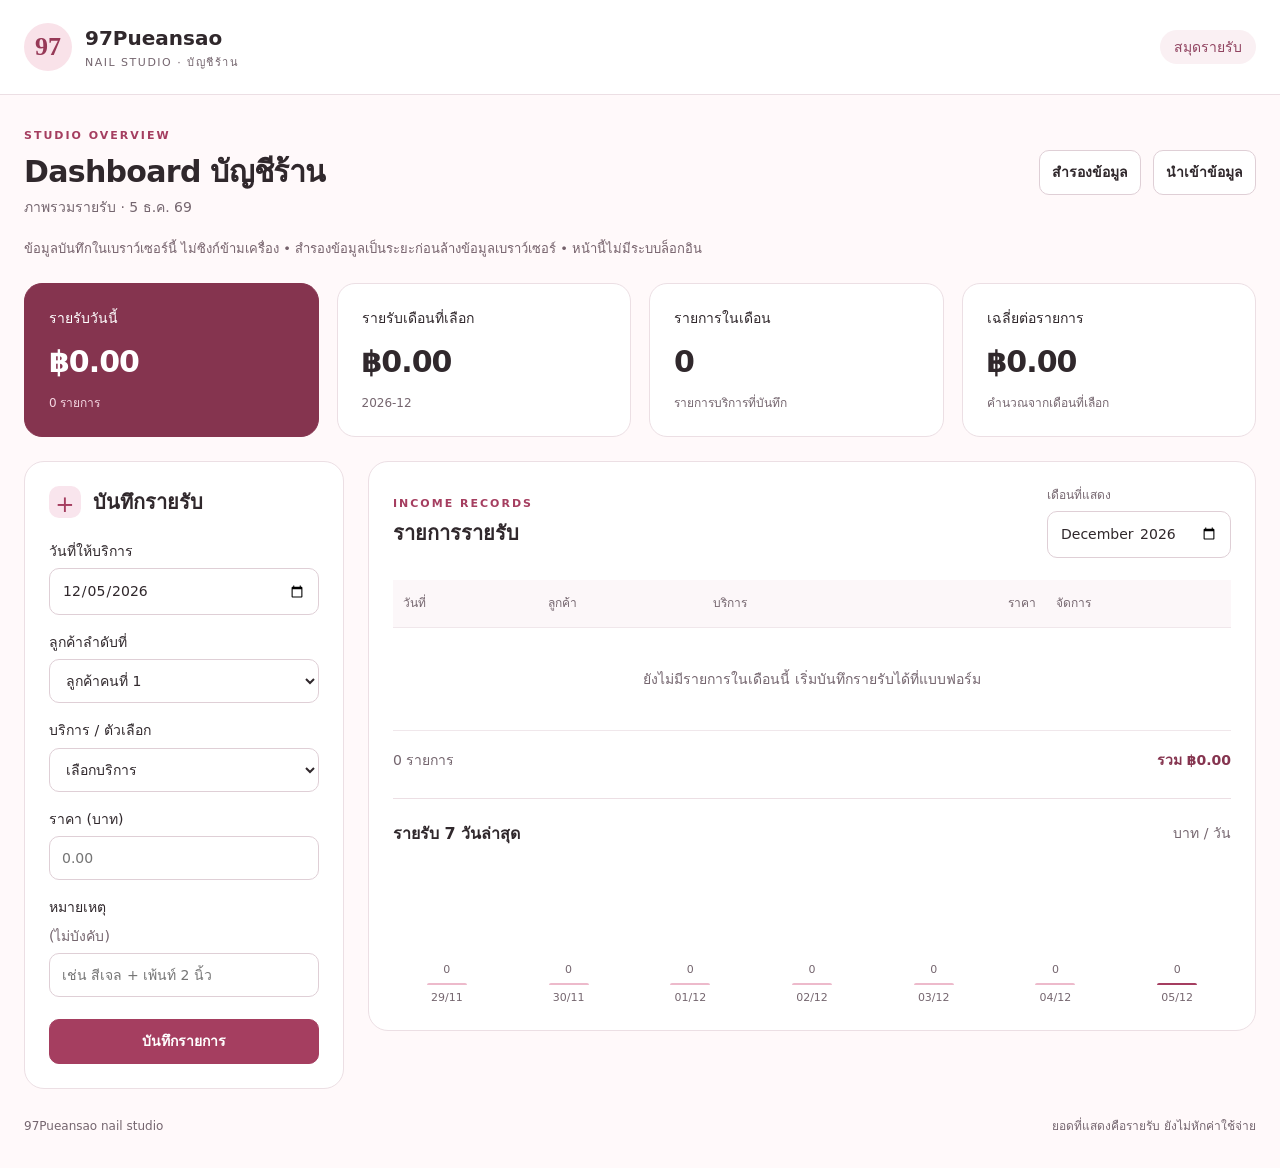
<file: backup-before-login-25691002-114528/accounting.html>
<!doctype html>
<html lang="th">

<head>
    <meta charset="utf-8">
    <meta name="viewport" content="width=device-width,initial-scale=1">
    <title>บัญชีร้าน | 97Pueansao</title>
    <link rel="stylesheet" href="accounting.css">
    <script src="accounting.js" defer></script>
</head>

<body>
    <header><a class="brand" href="index.html"><span class="logo">97</span><span>97Pueansao<small>NAIL STUDIO ·
                    บัญชีร้าน</small></span></a><span class="badge">สมุดรายรับ</span></header>
    <main>
        <div class="heading">
            <div>
                <p class="eyebrow">STUDIO OVERVIEW</p>
                <h1>Dashboard บัญชีร้าน</h1>
                <p class="muted" id="todayLabel"></p>
            </div>
            <div class="tools"><button id="backup" type="button">สำรองข้อมูล</button><label
                    class="button">นำเข้าข้อมูล<input id="import" type="file" accept="application/json,.json"
                        hidden></label></div>
        </div>
        <p class="notice">ข้อมูลบันทึกในเบราว์เซอร์นี้ ไม่ซิงก์ข้ามเครื่อง •
            สำรองข้อมูลเป็นระยะก่อนล้างข้อมูลเบราว์เซอร์ • หน้านี้ไม่มีระบบล็อกอิน</p>
        <p id="message" role="status" aria-live="polite"></p>
        <section class="stats" aria-label="สรุปรายรับ">
            <article class="stat primary"><span>รายรับวันนี้</span><strong id="todayTotal">฿0.00</strong><small
                    id="todayCount">0 รายการ</small></article>
            <article class="stat"><span>รายรับเดือนที่เลือก</span><strong id="monthTotal">฿0.00</strong><small
                    id="monthLabel"></small></article>
            <article class="stat"><span>รายการในเดือน</span><strong
                    id="monthCount">0</strong><small>รายการบริการที่บันทึก</small></article>
            <article class="stat"><span>เฉลี่ยต่อรายการ</span><strong
                    id="average">฿0.00</strong><small>คำนวณจากเดือนที่เลือก</small></article>
        </section>
        <div class="workspace">
            <section class="panel entry">
                <div class="section-title"><span class="step">+</span>
                    <h2 id="formTitle">บันทึกรายรับ</h2>
                </div>
                <form id="entryForm"><label>วันที่ให้บริการ<input id="date" type="date"
                            required></label><label>ลูกค้าลำดับที่<select id="customer"
                            required></select></label><label>บริการ / ตัวเลือก<select id="service" required>
                            <option value="">เลือกบริการ</option>
                            <option>ทาสีเจลมือ</option>
                            <option>ทาสีเจลเท้า</option>
                            <option>ต่อเล็บ</option>
                            <option>เพ้นท์เล็บ</option>
                            <option>ถอดเล็บ / ล้างสี</option>
                            <option>สปามือ / เท้า</option>
                            <option>อื่น ๆ</option>
                        </select></label><label>ราคา (บาท)<input id="price" type="number" min="0" max="9999999"
                            step="0.01" inputmode="decimal" placeholder="0.00" required></label><label>หมายเหตุ <span
                            class="muted">(ไม่บังคับ)</span><input id="note" maxlength="200"
                            placeholder="เช่น สีเจล + เพ้นท์ 2 นิ้ว"></label><button class="save" id="save"
                        type="submit">บันทึกรายการ</button><button id="cancel" type="button"
                        hidden>ยกเลิกการแก้ไข</button></form>
            </section>
            <section class="panel ledger">
                <div class="section-title ledger-title">
                    <div>
                        <p class="eyebrow">INCOME RECORDS</p>
                        <h2>รายการรายรับ</h2>
                    </div><label class="month-filter">เดือนที่แสดง<input id="month" type="month" required></label>
                </div>
                <div class="table-wrap">
                    <table>
                        <thead>
                            <tr>
                                <th>วันที่</th>
                                <th>ลูกค้า</th>
                                <th>บริการ</th>
                                <th class="amount">ราคา</th>
                                <th>จัดการ</th>
                            </tr>
                        </thead>
                        <tbody id="rows"></tbody>
                    </table>
                </div>
                <div class="ledger-foot"><span id="resultCount">0 รายการ</span><strong id="tableTotal">รวม
                        ฿0.00</strong></div>
                <div class="chart-heading">
                    <h3>รายรับ 7 วันล่าสุด</h3><span class="muted">บาท / วัน</span>
                </div>
                <div id="chart" class="chart" aria-label="รายรับ 7 วันล่าสุด"></div>
            </section>
        </div>
        <footer>97Pueansao nail studio <span>ยอดที่แสดงคือรายรับ ยังไม่หักค่าใช้จ่าย</span></footer>
    </main>
    <dialog id="deleteDialog">
        <h2>ลบรายการนี้?</h2>
        <p id="deleteSummary"></p>
        <div class="tools"><button id="keep" type="button">เก็บรายการไว้</button><button id="confirmDelete"
                class="danger" type="button">ลบรายการ</button></div>
    </dialog>
</body>

</html>
</file>
<file: backup-before-login-25691002-114528/accounting.css>
:root{font-family:"Noto Sans Thai",Tahoma,system-ui,sans-serif;color:#30282c;background:#fff9fa;font-size:16px;line-height:1.6;--muted:#75666f;--rose:#a53e60;--border:#ecdfe4}*{box-sizing:border-box}body{margin:0}header{padding:22px max(24px,calc((100% - 1320px)/2));background:white;border-bottom:1px solid var(--border);display:flex;align-items:center;justify-content:space-between;gap:20px}.brand{display:flex;gap:13px;align-items:center;text-decoration:none;color:inherit;font-weight:700;font-size:20px}.brand small{display:block;font-size:11px;letter-spacing:1.5px;font-weight:500;color:var(--muted)}.logo{background:#f9e2e9;color:#973957;width:48px;height:48px;border-radius:50%;display:grid;place-items:center;font-family:Georgia,serif;font-size:26px}.badge{background:#faf0f3;padding:6px 14px;border-radius:30px;color:#914461;font-size:14px}main{max-width:1368px;margin:auto;padding:32px 24px}h1,h2,h3,p{margin:0}h1{font-size:30px;font-weight:650;letter-spacing:-.7px}h2{font-size:20px}h3{font-size:16px}.eyebrow{color:var(--rose);font-size:11px;font-weight:700;letter-spacing:2px;margin-bottom:4px}.heading,.tools{display:flex;justify-content:space-between;gap:12px;align-items:center}.muted{color:var(--muted);font-size:14px}.notice{font-size:13px;color:#75616b;margin:20px 0}.stats{display:grid;grid-template-columns:repeat(4,1fr);gap:18px;margin:24px 0}.stat{background:white;border:1px solid var(--border);border-radius:18px;padding:23px 24px;display:flex;flex-direction:column;gap:8px}.stat>span{font-size:14px}.stat strong{font-size:30px;font-weight:600;letter-spacing:-1px}.stat small{color:var(--muted);font-size:12px}.stat.primary{background:#85344f;color:white;border-color:#85344f}.stat.primary small{color:#f4d7e2}.workspace{display:grid;grid-template-columns:320px minmax(0,1fr);gap:24px;align-items:start}.panel{border:1px solid var(--border);background:white;border-radius:20px;padding:24px}.section-title{display:flex;gap:12px;align-items:center;margin-bottom:22px}.step{width:32px;height:32px;border-radius:10px;background:#f9e5ed;display:grid;place-items:center;color:var(--rose);font-size:23px}form,label{display:flex;flex-direction:column}form{gap:16px}label{gap:6px;font-size:14px;font-weight:500}input,select,button,.button{font:inherit;border:1px solid #dfcfd6;border-radius:10px;background:white;color:inherit;padding:10px 12px;min-height:44px;max-width:100%}input,select{width:100%}button,.button{cursor:pointer;font-size:14px;font-weight:600;display:inline-flex;align-items:center;justify-content:center;text-align:center}button:hover,.button:hover{background:#fcf0f4;border-color:#b96784}input:focus-visible,select:focus-visible,button:focus-visible,.button:focus-within,a:focus-visible{outline:3px solid #c87897;outline-offset:3px}.save{background:var(--rose);color:white;border-color:var(--rose);margin-top:6px}.save:hover{background:#87304d}.ledger-title{justify-content:space-between}.month-filter{font-size:12px;color:var(--muted)}.month-filter input{font-size:14px;color:#30282c}.table-wrap{overflow:auto}table{width:100%;border-collapse:collapse;text-align:left;font-size:14px}th{font-weight:500;color:var(--muted);font-size:12px;background:#fcf7f9;white-space:nowrap}th,td{padding:14px 10px;border-bottom:1px solid #f0e7eb}td small{display:block;color:var(--muted);max-width:250px;overflow-wrap:anywhere}.amount{text-align:right;white-space:nowrap}.actions{display:flex;gap:6px}.actions button{font-size:12px;padding:5px 8px;min-height:36px}.delete{color:#aa3247}.empty{text-align:center;padding:40px 16px;color:var(--muted)}.ledger-foot{display:flex;justify-content:space-between;padding:18px 0;color:var(--muted);font-size:14px}.ledger-foot strong{color:#85344f}.chart-heading{display:flex;justify-content:space-between;align-items:center;border-top:1px solid var(--border);padding-top:22px;margin-top:8px}.chart{height:160px;display:flex;gap:14px;padding-top:16px}.day{flex:1;min-width:0;display:flex;flex-direction:column;align-items:center;justify-content:flex-end;gap:4px;font-size:11px;color:var(--muted)}.bar{background:#edbacb;border-radius:5px 5px 0 0;width:min(100%,40px);min-height:2px}.day:last-child .bar{background:#a53e60}.day b{font-weight:500;font-size:11px}footer{display:flex;justify-content:space-between;font-size:12px;color:var(--muted);margin-top:28px;gap:10px}#message:empty{display:none}#message{background:#f7e5ed;border-radius:10px;padding:12px 16px;font-size:14px;overflow-wrap:anywhere}#message.error{background:#fff0e9;color:#962d19}dialog{border:1px solid var(--border);border-radius:20px;padding:28px;max-width:calc(100% - 32px)}dialog p{margin:14px 0 24px}dialog::backdrop{background:#30202c66}.danger{background:#a33148;color:white}[hidden]{display:none!important}button:disabled{opacity:.5;cursor:not-allowed}@media(min-width:1500px){main{padding-top:48px}}@media(max-width:1000px){.stats{grid-template-columns:repeat(2,1fr)}.workspace{grid-template-columns:280px minmax(0,1fr)}.panel{padding:18px}}@media(max-width:760px){main{padding:24px 16px}header{padding:16px}.heading{align-items:flex-start;flex-direction:column}h1{font-size:25px}.workspace{grid-template-columns:1fr}.stats{gap:10px}.stat{padding:16px}.stat strong{font-size:24px}.ledger-title{align-items:flex-start}.badge{font-size:12px}footer{flex-direction:column}.chart{gap:8px}.tools{flex-wrap:wrap}}
</file>
